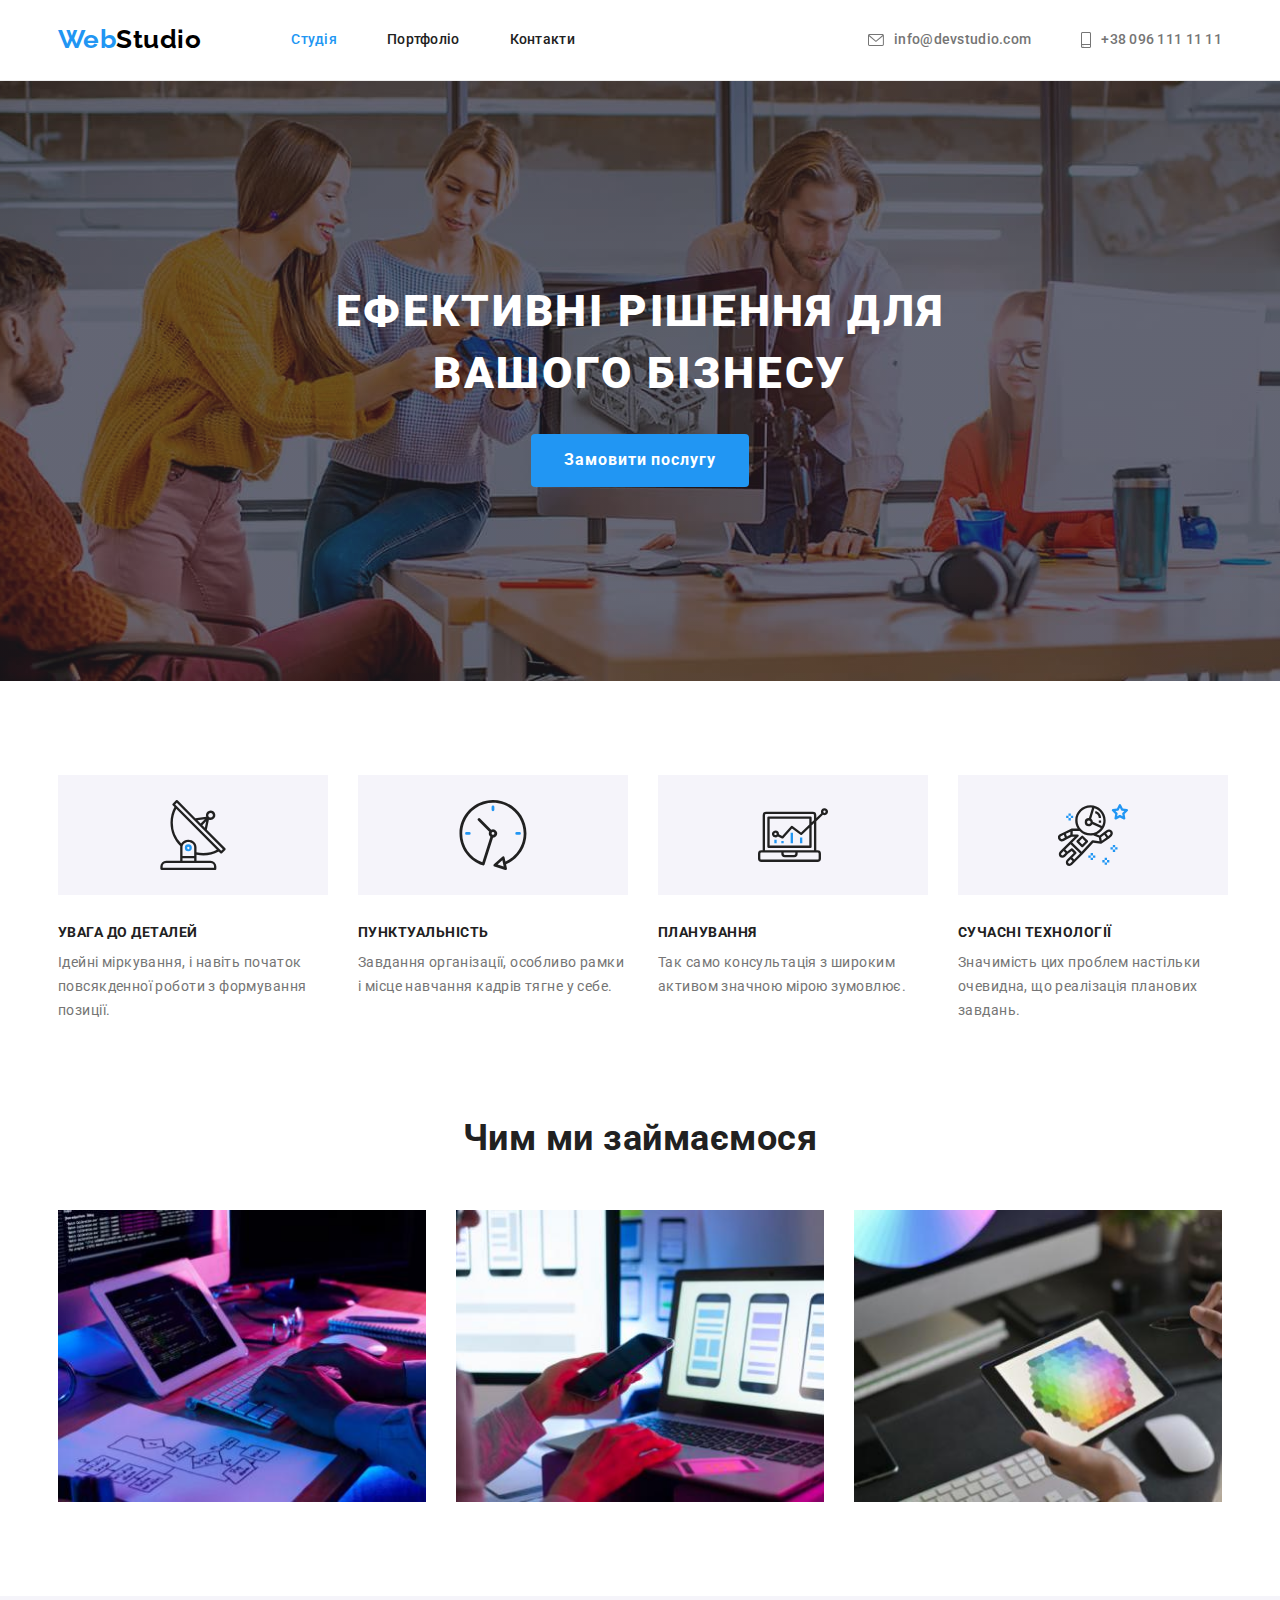
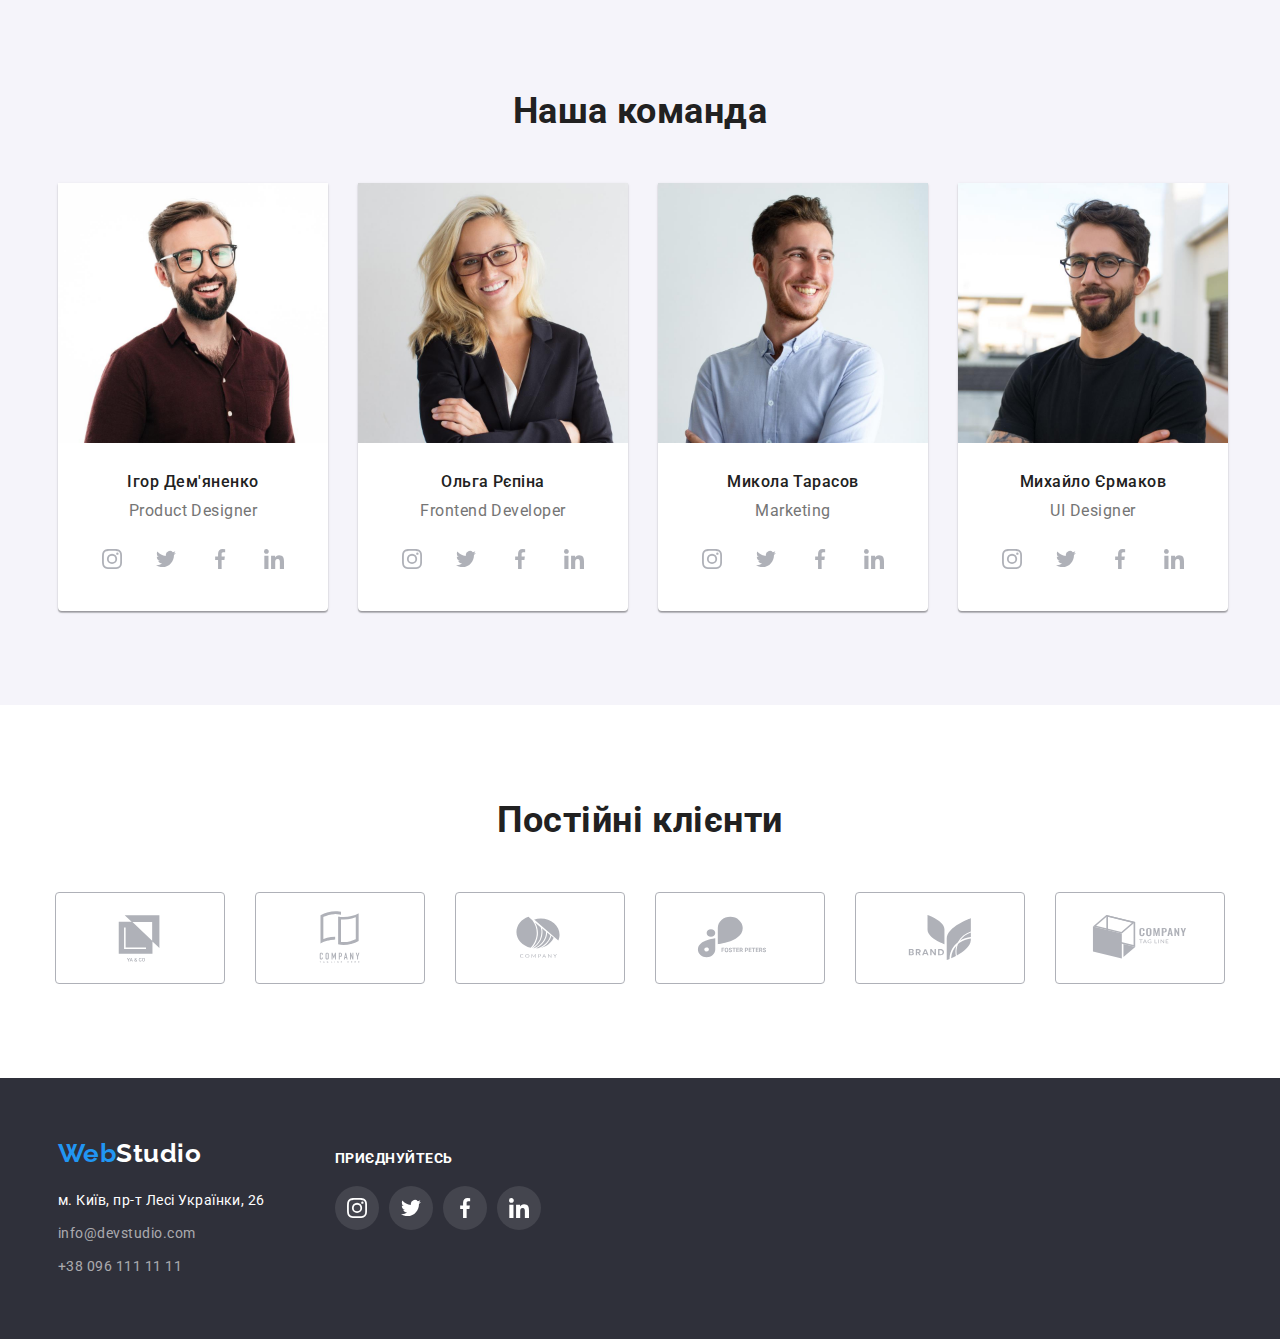
<file: index.html>
<!DOCTYPE html>
<html lang="uk">
  <head>
    <meta charset="UTF-8" />
    <meta http-equiv="X-UA-Compatible" content="IE=edge" />
    <meta name="viewport" content="width=device-width, initial-scale=1.0" />
    <title>WebStudio</title>
    <link
      href="https://fonts.googleapis.com/css2?family=Raleway:wght@700&family=Roboto:wght@400;500;700;900&display=swap"
      rel="stylesheet"
    />
    <link
      rel="stylesheet"
      href="https://cdnjs.cloudflare.com/ajax/libs/modern-normalize/1.1.0/modern-normalize.min.css"
    />
    <link rel="stylesheet" href="./css/styles.css" />
  </head>
  <body>
    <header>
      <div class="container nav">
        <nav class="nav">
          <a href="./index.html" lang="en" class="logo"
            ><span class="first-part">Web</span>Studio</a
          >
          <ul class="site-nav list">
            <li class="item"><a href="./index.html" class="link current">Студія</a></li>
            <li class="item"><a href="./portfolio.html" class="link">Портфоліо</a></li>
            <li class="item"><a href="#" class="link">Контакти</a></li>
          </ul>
        </nav>
        <ul class="contact list">
          <li class="item">
            <a href="mailto:info@devstudio.com" class="link">
              <svg class="envelope" width="16px" height="12px">
                <use href="./images/icons.svg#icon-envelope"></use>
              </svg>
              info@devstudio.com</a
            >
          </li>
          <li class="item">
            <a href="tel:+380961111111" class="link">
              <svg class="smartphone" width="10px" height="16px">
                <use href="./images/icons.svg#icon-smartphone"></use>
              </svg>
              +38 096 111 11 11</a
            >
          </li>
        </ul>
      </div>
    </header>
    <main>
      <!--Шапка-->
      <section class="hero">
        <h1 class="hero-title">Ефективні рішення для<br />вашого бізнесу</h1>
        <button type="button" class="btn">Замовити послугу</button>
      </section>
      <!--Особливості-->
      <section class="features">
        <div class="container">
          <h2 class="hidden">Особливості</h2>
          <ul class="list">
            <li class="item">
              <div class="feature-bg">
                <svg width="70px" height="70px">
                  <use href="./images/icons.svg#icon-antenna"></use>
                </svg>
              </div>
              <h3 class="feature">УВАГА ДО ДЕТАЛЕЙ</h3>
              <p class="text">
                Ідейні міркування, і навіть початок повсякденної роботи з формування позиції.
              </p>
            </li>
            <li class="item">
              <div class="feature-bg">
                <svg width="70px" height="70px">
                  <use href="./images/icons.svg#icon-clock"></use>
                </svg>
              </div>
              <h3 class="feature">ПУНКТУАЛЬНІСТЬ</h3>
              <p class="text">
                Завдання організації, особливо рамки і місце навчання кадрів тягне у себе.
              </p>
            </li>
            <li class="item">
              <div class="feature-bg">
                <svg width="70px" height="70px">
                  <use href="./images/icons.svg#icon-diagram"></use>
                </svg>
              </div>
              <h3 class="feature">ПЛАНУВАННЯ</h3>
              <p class="text">Так само консультація з широким активом значною мірою зумовлює.</p>
            </li>
            <li class="item">
              <div class="feature-bg">
                <svg width="70px" height="70px">
                  <use href="./images/icons.svg#icon-astronaut"></use>
                </svg>
              </div>
              <h3 class="feature">СУЧАСНІ ТЕХНОЛОГІЇ</h3>
              <p class="text">
                Значимість цих проблем настільки очевидна, що реалізація планових завдань.
              </p>
            </li>
          </ul>
        </div>
      </section>
      <!--Чим ми займаємося-->
      <section class="what-we-do">
        <div class="container">
          <h2 class="section-title">Чим ми займаємося</h2>
          <ul class="list">
            <li class="item">
              <img src="./images/person-typing.jpg" alt="людина працює" width="370" />
            </li>
            <li class="item">
              <img
                src="./images/person-holding-a-phone.jpg"
                alt="людина тримає телефон"
                width="370"
              />
            </li>
            <li class="item">
              <img src="./images/tablet.jpg" alt="людина тримає планшет" width="370" />
            </li>
          </ul>
        </div>
      </section>
      <!--Команда-->
      <section class="team">
        <div class="container">
          <h2 class="section-title">Наша команда</h2>
          <ul class="list">
            <li class="item">
              <img src="./images/igor.jpg" alt="людина" width="270" />
              <h3 class="name">Ігор Дем'яненко</h3>
              <p class="position">Product Designer</p>
              <ul class="list social-media">
                <li class="unit">
                  <a
                    class="social-media-link"
                    href="https://www.instagram.com/"
                    target="_blank"
                    rel="noreferrer noopener nofollow"
                  >
                    <svg class="social-media-icon" width="20px" height="20px">
                      <use href="./images/icons.svg#icon-instagram"></use>
                    </svg>
                  </a>
                </li>
                <li class="unit">
                  <a
                    class="social-media-link"
                    href="https://twitter.com/"
                    target="_blank"
                    rel="noreferrer noopener nofollow"
                  >
                    <svg class="social-media-icon" width="20px" height="20px">
                      <use href="./images/icons.svg#icon-twitter"></use>
                    </svg>
                  </a>
                </li>
                <li class="unit">
                  <a
                    class="social-media-link"
                    href="https://www.facebook.com/"
                    target="_blank"
                    rel="noreferrer noopener nofollow"
                  >
                    <svg class="social-media-icon" width="20px" height="20px">
                      <use href="./images/icons.svg#icon-facebook"></use>
                    </svg>
                  </a>
                </li>
                <li class="unit">
                  <a
                    class="social-media-link"
                    href="https://www.linkedin.com/"
                    target="_blank"
                    rel="noreferrer noopener nofollow"
                  >
                    <svg class="social-media-icon" width="20px" height="20px">
                      <use href="./images/icons.svg#icon-linkedin"></use>
                    </svg>
                  </a>
                </li>
              </ul>
            </li>
            <li class="item">
              <img src="./images/olga.jpg" alt="людина" width="270" />
              <h3 class="name">Ольга Рєпіна</h3>
              <p class="position">Frontend Developer</p>
              <ul class="list social-media">
                <li class="unit">
                  <a
                    class="social-media-link"
                    href="https://www.instagram.com/"
                    target="_blank"
                    rel="noreferrer noopener nofollow"
                  >
                    <svg class="social-media-icon" width="20px" height="20px">
                      <use href="./images/icons.svg#icon-instagram"></use>
                    </svg>
                  </a>
                </li>
                <li class="unit">
                  <a
                    class="social-media-link"
                    href="https://twitter.com/"
                    target="_blank"
                    rel="noreferrer noopener nofollow"
                  >
                    <svg class="social-media-icon" width="20px" height="20px">
                      <use href="./images/icons.svg#icon-twitter"></use>
                    </svg>
                  </a>
                </li>
                <li class="unit">
                  <a
                    class="social-media-link"
                    href="https://www.facebook.com/"
                    target="_blank"
                    rel="noreferrer noopener nofollow"
                  >
                    <svg class="social-media-icon" width="20px" height="20px">
                      <use href="./images/icons.svg#icon-facebook"></use>
                    </svg>
                  </a>
                </li>
                <li class="unit">
                  <a
                    class="social-media-link"
                    href="https://www.linkedin.com/"
                    target="_blank"
                    rel="noreferrer noopener nofollow"
                  >
                    <svg class="social-media-icon" width="20px" height="20px">
                      <use href="./images/icons.svg#icon-linkedin"></use>
                    </svg>
                  </a>
                </li>
              </ul>
            </li>
            <li class="item">
              <img src="./images/mykola.jpg" alt="людина" width="270" />
              <h3 class="name">Микола Тарасов</h3>
              <p class="position">Marketing</p>
              <ul class="list social-media">
                <li class="unit">
                  <a
                    class="social-media-link"
                    href="https://www.instagram.com/"
                    target="_blank"
                    rel="noreferrer noopener nofollow"
                  >
                    <svg class="social-media-icon" width="20px" height="20px">
                      <use href="./images/icons.svg#icon-instagram"></use>
                    </svg>
                  </a>
                </li>
                <li class="unit">
                  <a
                    class="social-media-link"
                    href="https://twitter.com/"
                    target="_blank"
                    rel="noreferrer noopener nofollow"
                  >
                    <svg class="social-media-icon" width="20px" height="20px">
                      <use href="./images/icons.svg#icon-twitter"></use>
                    </svg>
                  </a>
                </li>
                <li class="unit">
                  <a
                    class="social-media-link"
                    href="https://www.facebook.com/"
                    target="_blank"
                    rel="noreferrer noopener nofollow"
                  >
                    <svg class="social-media-icon" width="20px" height="20px">
                      <use href="./images/icons.svg#icon-facebook"></use>
                    </svg>
                  </a>
                </li>
                <li class="unit">
                  <a
                    class="social-media-link"
                    href="https://www.linkedin.com/"
                    target="_blank"
                    rel="noreferrer noopener nofollow"
                  >
                    <svg class="social-media-icon" width="20px" height="20px">
                      <use href="./images/icons.svg#icon-linkedin"></use>
                    </svg>
                  </a>
                </li>
              </ul>
            </li>
            <li class="item">
              <img src="./images/michael.jpg" alt="людина" width="270" />
              <h3 class="name">Михайло Єрмаков</h3>
              <p class="position">UI Designer</p>
              <ul class="list social-media">
                <li class="unit">
                  <a
                    class="social-media-link"
                    href="https://www.instagram.com/"
                    target="_blank"
                    rel="noreferrer noopener nofollow"
                  >
                    <svg class="social-media-icon" width="20px" height="20px">
                      <use href="./images/icons.svg#icon-instagram"></use>
                    </svg>
                  </a>
                </li>
                <li class="unit">
                  <a
                    class="social-media-link"
                    href="https://twitter.com/"
                    target="_blank"
                    rel="noreferrer noopener nofollow"
                  >
                    <svg class="social-media-icon" width="20px" height="20px">
                      <use href="./images/icons.svg#icon-twitter"></use>
                    </svg>
                  </a>
                </li>
                <li class="unit">
                  <a
                    class="social-media-link"
                    href="https://www.facebook.com/"
                    target="_blank"
                    rel="noreferrer noopener nofollow"
                  >
                    <svg class="social-media-icon" width="20px" height="20px">
                      <use href="./images/icons.svg#icon-facebook"></use>
                    </svg>
                  </a>
                </li>
                <li class="unit">
                  <a
                    class="social-media-link"
                    href="https://www.linkedin.com/"
                    target="_blank"
                    rel="noreferrer noopener nofollow"
                  >
                    <svg class="social-media-icon" width="20px" height="20px">
                      <use href="./images/icons.svg#icon-linkedin"></use>
                    </svg>
                  </a>
                </li>
              </ul>
            </li>
          </ul>
        </div>
      </section>
      <section class="regular-clients">
        <div class="container">
          <h2 class="section-title">Постійні клієнти</h2>
          <ul class="list clients">
            <li class="client">
              <a class="link" href="#" target="_blank" rel="noreferrer noopener nofollow">
                <svg class="icon-client" width="106px" height="60px">
                  <use href="./images/icons.svg#icon-first-client"></use>
                </svg>
              </a>
            </li>
            <li class="client">
              <a class="link" href="#" target="_blank" rel="noreferrer noopener nofollow">
                <svg class="icon-client" width="106px" height="60px">
                  <use href="./images/icons.svg#icon-second-client"></use>
                </svg>
              </a>
            </li>
            <li class="client">
              <a class="link" href="#" target="_blank" rel="noreferrer noopener nofollow">
                <svg class="icon-client" width="106px" height="60px">
                  <use href="./images/icons.svg#icon-third-client"></use>
                </svg>
              </a>
            </li>
            <li class="client">
              <a class="link" href="#" target="_blank" rel="noreferrer noopener nofollow">
                <svg class="icon-client" width="106px" height="60px">
                  <use href="./images/icons.svg#icon-fourth-client"></use>
                </svg>
              </a>
            </li>
            <li class="client">
              <a class="link" href="#" target="_blank" rel="noreferrer noopener nofollow">
                <svg class="icon-client" width="106px" height="60px">
                  <use href="./images/icons.svg#icon-fifth-client"></use>
                </svg>
              </a>
            </li>
            <li class="client">
              <a class="link" href="#" target="_blank" rel="noreferrer noopener nofollow">
                <svg class="icon-client" width="106px" height="60px">
                  <use href="./images/icons.svg#icon-sixth-client"></use>
                </svg>
              </a>
            </li>
          </ul>
        </div>
      </section>
    </main>
    <footer class="footer">
      <div class="container">
        <div class="footer-main">
          <a href="./index.html" lang="en" class="logo footer"
            ><span class="first-part">Web</span>Studio</a
          >
          <address>
            <ul class="address list">
              <li class="item">
                <a
                  href="https://goo.gl/maps/sM3v4koPLSNXQLYt6"
                  target="_blank"
                  rel="noreferrer noopener nofollow"
                  class="street"
                  >м. Київ, пр-т Лесі Українки, 26</a
                >
              </li>
              <li class="item">
                <a href="mailto:info@devstudio.com" class="link">info@devstudio.com</a>
              </li>
              <li class="item"><a href="tel:+380961111111" class="link">+38 096 111 11 11</a></li>
            </ul>
          </address>
        </div>
        <div class="footer-links">
          <p class="footer-text">приєднуйтесь</p>
          <ul class="list footer-social-media">
            <li class="unit">
              <a
                class="social-media-link"
                href="https://www.instagram.com/"
                target="_blank"
                rel="noreferrer noopener nofollow"
              >
                <svg class="social-media-icon" width="20px" height="20px">
                  <use href="./images/icons.svg#icon-instagram"></use>
                </svg>
              </a>
            </li>
            <li class="unit">
              <a
                class="social-media-link"
                href="https://twitter.com/"
                target="_blank"
                rel="noreferrer noopener nofollow"
              >
                <svg class="social-media-icon" width="20px" height="20px">
                  <use href="./images/icons.svg#icon-twitter"></use>
                </svg>
              </a>
            </li>
            <li class="unit">
              <a
                class="social-media-link"
                href="https://www.facebook.com/"
                target="_blank"
                rel="noreferrer noopener nofollow"
              >
                <svg class="social-media-icon" width="20px" height="20px">
                  <use href="./images/icons.svg#icon-facebook"></use>
                </svg>
              </a>
            </li>
            <li class="unit">
              <a
                class="social-media-link"
                href="https://www.linkedin.com/"
                target="_blank"
                rel="noreferrer noopener nofollow"
              >
                <svg class="social-media-icon" width="20px" height="20px">
                  <use href="./images/icons.svg#icon-linkedin"></use>
                </svg>
              </a>
            </li>
          </ul>
        </div>
      </div>
    </footer>
  </body>
</html>
</file>
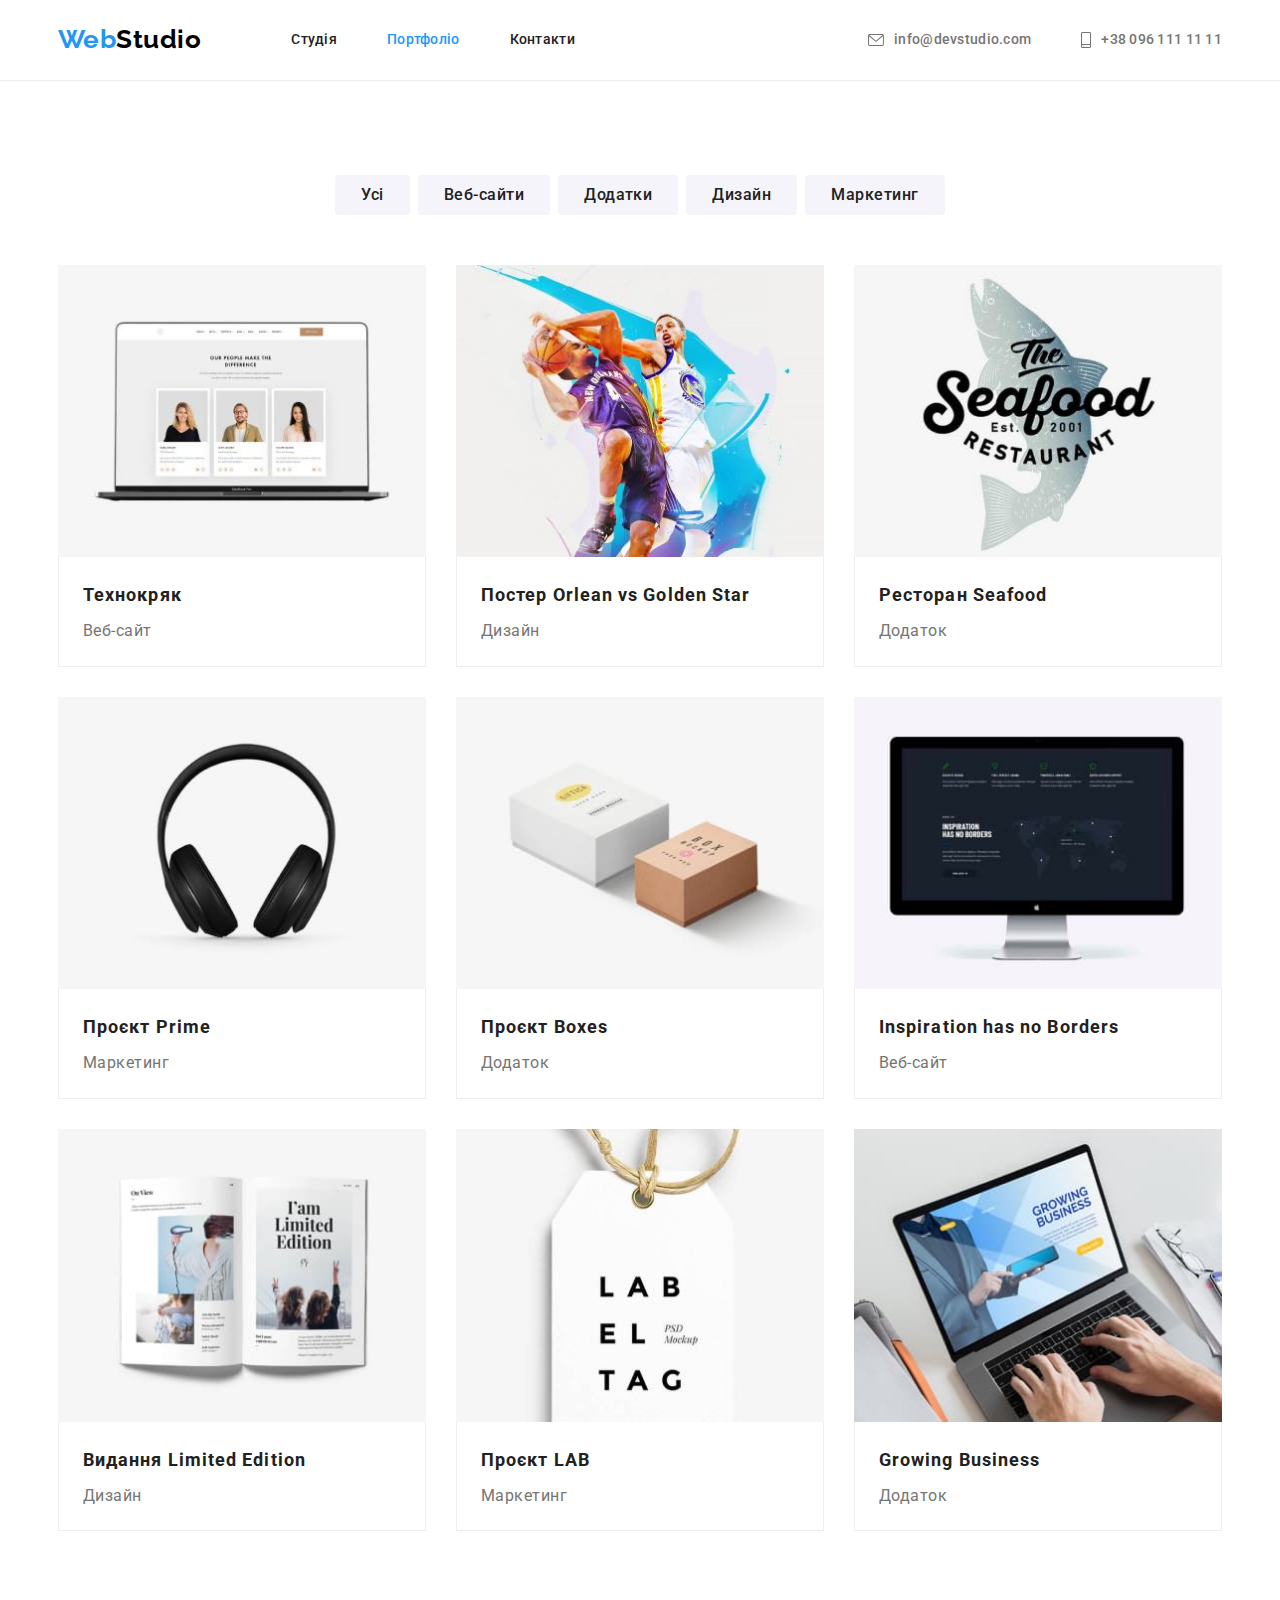
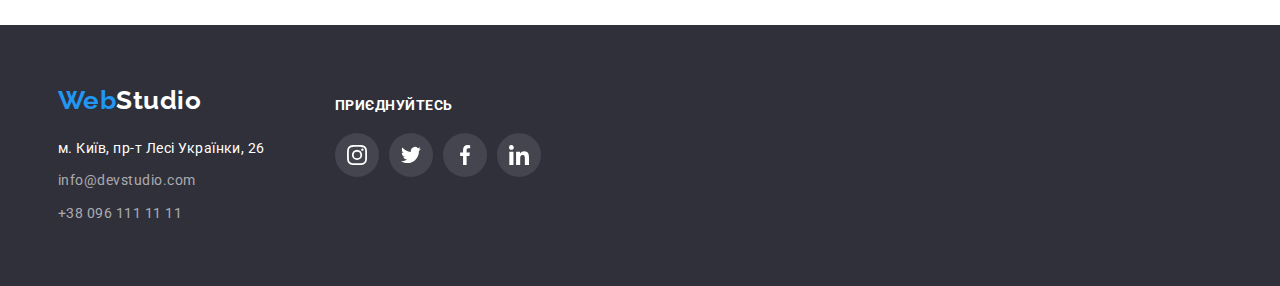
<file: portfolio.html>
<!DOCTYPE html>
<html lang="uk">
  <head>
    <meta charset="UTF-8" />
    <meta http-equiv="X-UA-Compatible" content="IE=edge" />
    <meta name="viewport" content="width=device-width, initial-scale=1.0" />
    <title>WebStudio</title>
    <link
      href="https://fonts.googleapis.com/css2?family=Raleway:wght@700&family=Roboto:wght@400;500;700;900&display=swap"
      rel="stylesheet"
    />
    <link
      rel="stylesheet"
      href="https://cdnjs.cloudflare.com/ajax/libs/modern-normalize/1.1.0/modern-normalize.min.css"
    />
    <link rel="stylesheet" href="./css/styles.css" />
  </head>
  <body>
    <header>
      <div class="container nav">
        <nav class="nav">
          <a href="./index.html" lang="en" class="logo"
            ><span class="first-part">Web</span>Studio</a
          >
          <ul class="site-nav list">
            <li class="item"><a href="./index.html" class="link">Студія</a></li>
            <li class="item"><a href="./portfolio.html" class="link current">Портфоліо</a></li>
            <li class="item"><a href="#" class="link">Контакти</a></li>
          </ul>
        </nav>
        <ul class="contact list">
          <li class="item">
            <a href="mailto:info@devstudio.com" class="link">
              <svg class="envelope" width="16px" height="12px">
                <use href="./images/icons.svg#icon-envelope"></use>
              </svg>
              info@devstudio.com</a
            >
          </li>
          <li class="item">
            <a href="tel:+380961111111" class="link">
              <svg class="smartphone" width="10px" height="16px">
                <use href="./images/icons.svg#icon-smartphone"></use>
              </svg>
              +38 096 111 11 11</a
            >
          </li>
        </ul>
      </div>
    </header>
    <main>
      <section class="portfolio">
        <div class="container">
          <h1 class="hidden">Приклади робіт <span lang="en">WebStudio</span></h1>
          <ul class="filter list">
            <li class="item"><button type="button" class="btn">Усі</button></li>
            <li class="item"><button type="button" class="btn">Веб-сайти</button></li>
            <li class="item"><button type="button" class="btn">Додатки</button></li>
            <li class="item"><button type="button" class="btn">Дизайн</button></li>
            <li class="item"><button type="button" class="btn">Маркетинг</button></li>
          </ul>
          <ul class="projects list">
            <li class="project">
              <a class="project-link" href="#">
                <img src="./images/tech-website.jpg" alt="приклад веб-сайта" width="370" />
                <div class="project-bottom">
                  <h2 class="project-name">Технокряк</h2>
                  <p class="project-type">Веб-сайт</p>
                </div>
              </a>
            </li>
            <li class="project">
              <a class="project-link" href="#">
                <img src="./images/poster-nba.jpg" alt="приклад постера" width="370" />
                <div class="project-bottom">
                  <h2 class="project-name">Постер <span lang="en">Orlean vs Golden Star</span></h2>
                  <p class="project-type">Дизайн</p>
                </div>
              </a>
            </li>
            <li class="project">
              <a class="project-link" href="#">
                <img src="./images/seafood.jpg" alt="приклад додатка" width="370" />
                <div class="project-bottom">
                  <h2 class="project-name">Ресторан <span lang="en">Seafood</span></h2>
                  <p class="project-type">Додаток</p>
                </div>
              </a>
            </li>
            <li class="project">
              <a class="project-link" href="#">
                <img
                  src="./images/project-prime.jpg"
                  alt="приклад маркетингового проєкта"
                  width="370"
                />
                <div class="project-bottom">
                  <h2 class="project-name">Проєкт <span lang="en">Prime</span></h2>
                  <p class="project-type">Маркетинг</p>
                </div>
              </a>
            </li>
            <li class="project">
              <a class="project-link" href="#">
                <img src="./images/project-boxes.jpg" alt="приклад додатка" width="370" />
                <div class="project-bottom">
                  <h2 class="project-name">Проєкт <span lang="en">Boxes</span></h2>
                  <p class="project-type">Додаток</p>
                </div>
              </a>
            </li>
            <li class="project">
              <a class="project-link" href="#">
                <img src="./images/inspiration-website.jpg" alt="приклад веб-сайта" width="370" />
                <div class="project-bottom">
                  <h2 lang="en" class="project-name">Inspiration has no Borders</h2>
                  <p class="project-type">Веб-сайт</p>
                </div>
              </a>
            </li>
            <li class="project">
              <a class="project-link" href="#">
                <img src="./images/limited-edition.jpg" alt="приклад видання" width="370" />
                <div class="project-bottom">
                  <h2 class="project-name">Видання <span lang="en">Limited Edition</span></h2>
                  <p class="project-type">Дизайн</p>
                </div>
              </a>
            </li>
            <li class="project">
              <a class="project-link" href="#">
                <img
                  src="./images/project-lab.jpg"
                  alt="приклад маркетингового проєкта"
                  width="370"
                />
                <div class="project-bottom">
                  <h2 class="project-name">Проєкт <span lang="en">LAB</span></h2>
                  <p class="project-type">Маркетинг</p>
                </div>
              </a>
            </li>
            <li class="project">
              <a class="project-link" href="#">
                <img src="./images/growing-business.jpg" alt="приклад додатка" width="370" />
                <div class="project-bottom">
                  <h2 lang="en" class="project-name">Growing Business</h2>
                  <p class="project-type">Додаток</p>
                </div>
              </a>
            </li>
          </ul>
        </div>
      </section>
    </main>
    <footer class="footer">
      <div class="container">
        <div class="footer-main">
          <a href="./index.html" lang="en" class="logo footer"
            ><span class="first-part">Web</span>Studio</a
          >
          <address>
            <ul class="address list">
              <li class="item">
                <a
                  href="https://goo.gl/maps/sM3v4koPLSNXQLYt6"
                  target="_blank"
                  rel="noreferrer noopener nofollow"
                  class="street"
                  >м. Київ, пр-т Лесі Українки, 26</a
                >
              </li>
              <li class="item">
                <a href="mailto:info@devstudio.com" class="link">info@devstudio.com</a>
              </li>
              <li class="item"><a href="tel:+380961111111" class="link">+38 096 111 11 11</a></li>
            </ul>
          </address>
        </div>
        <div class="footer-links">
          <p class="footer-text">приєднуйтесь</p>
          <ul class="list footer-social-media">
            <li class="unit">
              <a
                class="social-media-link"
                href="https://www.instagram.com/"
                target="_blank"
                rel="noreferrer noopener nofollow"
              >
                <svg class="social-media-icon" width="20px" height="20px">
                  <use href="./images/icons.svg#icon-instagram"></use>
                </svg>
              </a>
            </li>
            <li class="unit">
              <a
                class="social-media-link"
                href="https://twitter.com/"
                target="_blank"
                rel="noreferrer noopener nofollow"
              >
                <svg class="social-media-icon" width="20px" height="20px">
                  <use href="./images/icons.svg#icon-twitter"></use>
                </svg>
              </a>
            </li>
            <li class="unit">
              <a
                class="social-media-link"
                href="https://www.facebook.com/"
                target="_blank"
                rel="noreferrer noopener nofollow"
              >
                <svg class="social-media-icon" width="20px" height="20px">
                  <use href="./images/icons.svg#icon-facebook"></use>
                </svg>
              </a>
            </li>
            <li class="unit">
              <a
                class="social-media-link"
                href="https://www.linkedin.com/"
                target="_blank"
                rel="noreferrer noopener nofollow"
              >
                <svg class="social-media-icon" width="20px" height="20px">
                  <use href="./images/icons.svg#icon-linkedin"></use>
                </svg>
              </a>
            </li>
          </ul>
        </div>
      </div>
    </footer>
  </body>
</html>
</file>
<file: css/styles.css>
:root{
    --primary-text-color:#757575;
    --primary-white-color:#ffffff;
    --title-text-color:#212121;
    --accent-color:#2196F3;
    --second-accent-color:#188CE8;
    --secondary-bg-color:#2F303A;
    --inactive-btn-color:#F5F4FA;
    --team-bg-color:#F5F4FA;
    --footer-link-color:rgba(255, 255, 255, 0.6);
    --logo-blck-part :#000000;
    --outline: rgba(236, 236, 236, 1);
    --outline-projects: rgba(238, 238, 238, 1);
    --features-bg:rgba(245, 244, 250, 1);
    --icon-main-color: #AFB1B8;
    --footer-links-bg:rgba(255, 255, 255, 0.1);
}

h1,h2,h3,h4,p,ul{
    margin:0;
}

body {
   background-color: var(--primary-white-color);
   color: var(--primary-text-color);
   
   font-family: 'Roboto', sans-serif;
   letter-spacing: 0.03em;
}

img{
    display: block;
    width: 100%;
    height: auto;
}

.list{
    list-style:none;
    padding: 0;
    margin: 0;
}

.btn{
    cursor: pointer;
    border: none;
    border: 1px solid transparent;
    border-radius: 4px;
}

.section-title {
    color: var(--title-text-color);
    font-size: 36px;
    line-height: 1.2;
    text-align: center;
}

.hidden {
    position: absolute;
    white-space: nowrap;
    width: 1px;
    height: 1px;
    overflow: hidden;
    border: 0;
    padding: 0;
    clip: rect(0 0 0 0);
    clip-path: inset(50%);
    margin: -1px;
}

.container{
    width: 1200px;
    margin:0 auto;
    padding-left: 18px;
    padding-right: 18px;
}
/* Header */
header{
    border-bottom-width: 1px;
    border-bottom-style: solid;
    border-bottom-color: var(--outline);
}

.container.nav{
    display: flex;
}

.nav{
    display: flex;
    align-items: center;
}

.logo{
    font-family: 'Raleway', sans-serif;
    font-weight: 700;
    font-size: 26px;
    line-height: 1.2;
    text-decoration: none;
    color:var(--logo-blck-part);

    margin-right: 90px;
    padding-top: 24px;
    padding-bottom: 25px;
}

.logo .first-part{
   color: var(--accent-color);
}

/* Site navigation */

.site-nav .link{
    color: var(--title-text-color);
    text-decoration: none;

    display: block;
    padding-top: 32px;
    padding-bottom: 32px;
}
.site-nav .link:hover,
.site-nav .link:focus,
.site-nav .link.current {
    color: var(--accent-color);
}

.site-nav,
.contact {
    font-weight: 500;
    font-size: 14px;
    line-height: 1.14;
    letter-spacing: 0.02em;

    display: flex;
}

.site-nav .item:not(:last-child){
    margin-right: 50px;
}


/* Contacts */
.contact{
    margin-left: auto;
}

.contact .link{
    color: var(--primary-text-color);
    text-decoration: none;

    padding-top: 32px;
    padding-bottom: 32px;

    display: flex;
    align-items: center;
    justify-content: center;
}
.contact .link:hover,
.contact .link:focus{
    color: var(--accent-color);
}
.contact .item:not(:last-child){
    margin-right: 50px
}

.envelope,
.smartphone{
    margin-right: 10px;
    fill:currentColor;
}

.contact .link:hover .envelope,
.contact .link:focus .envelope,
.contact .link:hover .smartphone,
.contact .link:focus .smartphone{
    fill: var(--accent-color);
}

/* Hero */
.hero {
    background-color: var(--secondary-bg-color);
    text-align: center;

    padding-top: 200px;
    padding-bottom: 200px;
    max-width: 1600px;
    height: 600px;
    margin-left: auto;
    margin-right: auto;
        
    background-image: linear-gradient(
        to right,
        rgba(47, 48, 58, 0.4),
        rgba(47, 48, 58, 0.4)
        ),
        url(../images/background-hero.jpg);
    background-repeat: no-repeat;
    background-position: center;
}

.hero-title{
    color: var(--primary-white-color);
    font-weight: 900;
    font-size: 44px;
    line-height: 1.4;
    letter-spacing: 0.06em;
    text-transform: uppercase;

    text-align: center;
    margin-top: 0;
    margin-bottom: 30px;
}
.hero .btn{
    background-color: var(--accent-color);
    color: var(--primary-white-color);
    font-weight: 700;
    font-size: 16px;
    line-height: 1.9;
    letter-spacing: 0.06em;

    display: inline-block;
    margin:0 auto;
    min-width: 215px;
    padding: 10px 32px;

}
.hero .btn:hover,
.hero .btn:focus{
    background-color:var(--second-accent-color);
}

/* Features */
.features{
    padding-top: 94px;
}
.features .list{
    display: flex;   
}

.features .item:not(:last-child) {
    margin-right: 30px;
}

.feature{
    color: var(--title-text-color);
    font-size: 14px;
    line-height: 1.14;

    margin-bottom: 10px;
}
.item .text{
    font-size: 14px;
    line-height: 1.7;
    letter-spacing: 0.03em;
    
    min-width: 270px;
}

.feature-bg{
    background-color: var(--features-bg);
    width: 270px;
    height: 120px;

    margin-bottom: 30px;

    display: flex;
    justify-content: center;
    align-items: center;
}
/* What we do */
.what-we-do{
    padding-top: 94px;
    padding-bottom: 94px;
}
.what-we-do .list {
    display: flex;
}

.what-we-do .section-title{
    margin-bottom: 50px;
}

.what-we-do .item:not(:last-child){
    margin-right: 30px;
}
/* Team */
.team{
    background-color: var(--team-bg-color);

    padding-top: 94px;
    padding-bottom: 94px;
}

.team .section-title{
    margin-bottom: 50px;
}

.team .list{
    display: flex;
}

.team .item{
    background-color: var(--primary-white-color);

    box-shadow: 0px 1px 3px rgba(0, 0, 0, 0.12),
                0px 1px 1px rgba(0, 0, 0, 0.14),
                0px 2px 1px rgba(0, 0, 0, 0.2);
    border-radius: 0px 0px 4px 4px;
}

.team .item:not(:last-child) {
    margin-right: 30px;
}

.name{
    color: var(--title-text-color);
    font-weight: 500;
    font-size: 16px;
    line-height: 1.18;
    text-align: center;
    
    margin-top: 30px;
}
.position{
    font-size: 16px;
    line-height: 1.18;
    text-align: center;

    margin-top: 10px;
    margin-bottom: 16px;
}
.social-media{
    margin-bottom: 30px;
    margin-left: 32px;
    margin-right: 32px;
}

.social-media .unit:not(:last-child),
.footer-social-media .unit:not(:last-child){
    margin-right: 10px;
}

.social-media-link{
    display: flex;
    border-radius: 50%;
    align-items: center;
    justify-content: center;

    width: 44px;
    height: 44px;

    color:var(--icon-main-color);
}
.social-media-link:hover,
.footer-social-media .social-media-link:hover,
.social-media-link:focus,
.footer-social-media .social-media-link:focus{
    background-color: var(--accent-color);
}


.social-media-icon,
.icon-client,
.footer-social-media .social-media-icon{
    fill:currentColor;
}

.social-media-link:hover .social-media-icon,
.social-media-link:focus .social-media-icon{
    fill: var(--primary-white-color);
}

/* Clients */
.regular-clients{
    padding-top: 94px;
    padding-bottom: 94px;
}
.regular-clients .section-title{
    margin-bottom: 50px;
}

.clients{
    display: flex;
    justify-content: center;
}

.client:not(:last-child){
    margin-right: 30px;
}

.client .link{
    display: flex;
    width: 170px;
    height: 92px;
    border: 1px solid var(--icon-main-color);
    border-radius: 4px;
    align-items: center;
    justify-content: center;

    color: var(--icon-main-color);
}
.client .link:hover,
.client .link:focus{
    border-color: var(--accent-color);
}

.client .link:hover .icon-client,
.client .link:focus .icon-client{
    fill: var(--accent-color);
}


/* Footer */
.footer{
    background-color: var(--secondary-bg-color);

    padding-top: 60px;
    padding-bottom: 60px;
}

.footer>.container {
    display: flex;
}

.logo.footer{
    color: var(--primary-white-color);
    
    display: inline-block;
    margin-right: 0px;
    margin-bottom: 20px;
    padding: 0px;
}

.address{
    font-style: normal;
    font-size: 14px;
    line-height: 1.7;
}

.address .item:not(:last-child){
    margin-bottom: 9px;
}

.address .street{
    color: var(--primary-white-color);
    text-decoration: none;
}
.address .link{
    color:var(--footer-link-color);
    text-decoration: none;
}
.address .link:focus,
.address .link:hover,
.address .street:focus,
.address .street:hover{
    color: var(--accent-color);
}

.footer-links{
    margin-left: 70px;
}

.footer-text{
    color: var(--primary-white-color);
    font-weight: 700;
    font-size: 14px;
    line-height: 16px;
    text-transform: uppercase;

    margin-top: 12px;
    margin-bottom: 20px;
}

.footer-social-media{
    display: flex;
}

.footer-social-media .social-media-link{
    background-color: var(--footer-links-bg);
    color: var(--primary-white-color);
}

/* Portfolio */
.portfolio{
    padding-top: 94px;
    padding-bottom: 94px;
}

.filter.list{
    display: flex;
    justify-content: center;
}

.filter .item:not(:last-child){
    margin-right: 8px;
}

.filter .btn{
    background-color:var(--inactive-btn-color);
    color:var(--title-text-color);
    font-weight: 500;
    font-size: 16px;
    line-height: 1.6;
    letter-spacing: inherit;

    display: inline-block;
    margin: 0 auto;
    padding: 6px 25px;
    min-width: 73px;
}

.filter .btn:hover,
.filter .btn:focus{
    background-color:var(--accent-color);
    color:var(--primary-white-color);

    box-shadow: 0px 3px 1px rgba(0, 0, 0, 0.1),
                0px 1px 2px rgba(0, 0, 0, 0.08),
                0px 2px 2px rgba(0, 0, 0, 0.12);
}

.projects.list{
    display: flex;
    flex-wrap: wrap;
    gap: 30px;
    margin-top: 50px;
}

.project{
    flex-basis: calc((100% - 60px) / 3);
}

.project-link {
    display: block;
    text-decoration: none;
}
.project-link:hover,
.project-link:focus{
    box-shadow: 0px 1px 1px rgba(0, 0, 0, 0.12),
        0px 4px 4px rgba(0, 0, 0, 0.06),
        1px 4px 6px rgba(0, 0, 0, 0.16);
}

.project-bottom{
    border-right-width: 1px;
    border-right-style: solid;
    border-right-color: var(--outline-projects);
    
    border-bottom-width: 1px;
    border-bottom-style: solid;
    border-bottom-color: var(--outline-projects);

    border-left-width: 1px;
    border-left-style: solid;
    border-left-color: var(--outline-projects);

    padding-top: 20px;
    padding-left: 24px;
    padding-bottom: 20px;
}

.project-name{
    color: var(--title-text-color);
    font-size: 18px;
    line-height: 2;
    letter-spacing: 0.06em;
}
.project-type{
    color: var(--primary-text-color);
    font-size: 16px;
    line-height: 1.8;

    margin-top: 4px;
}
</file>
